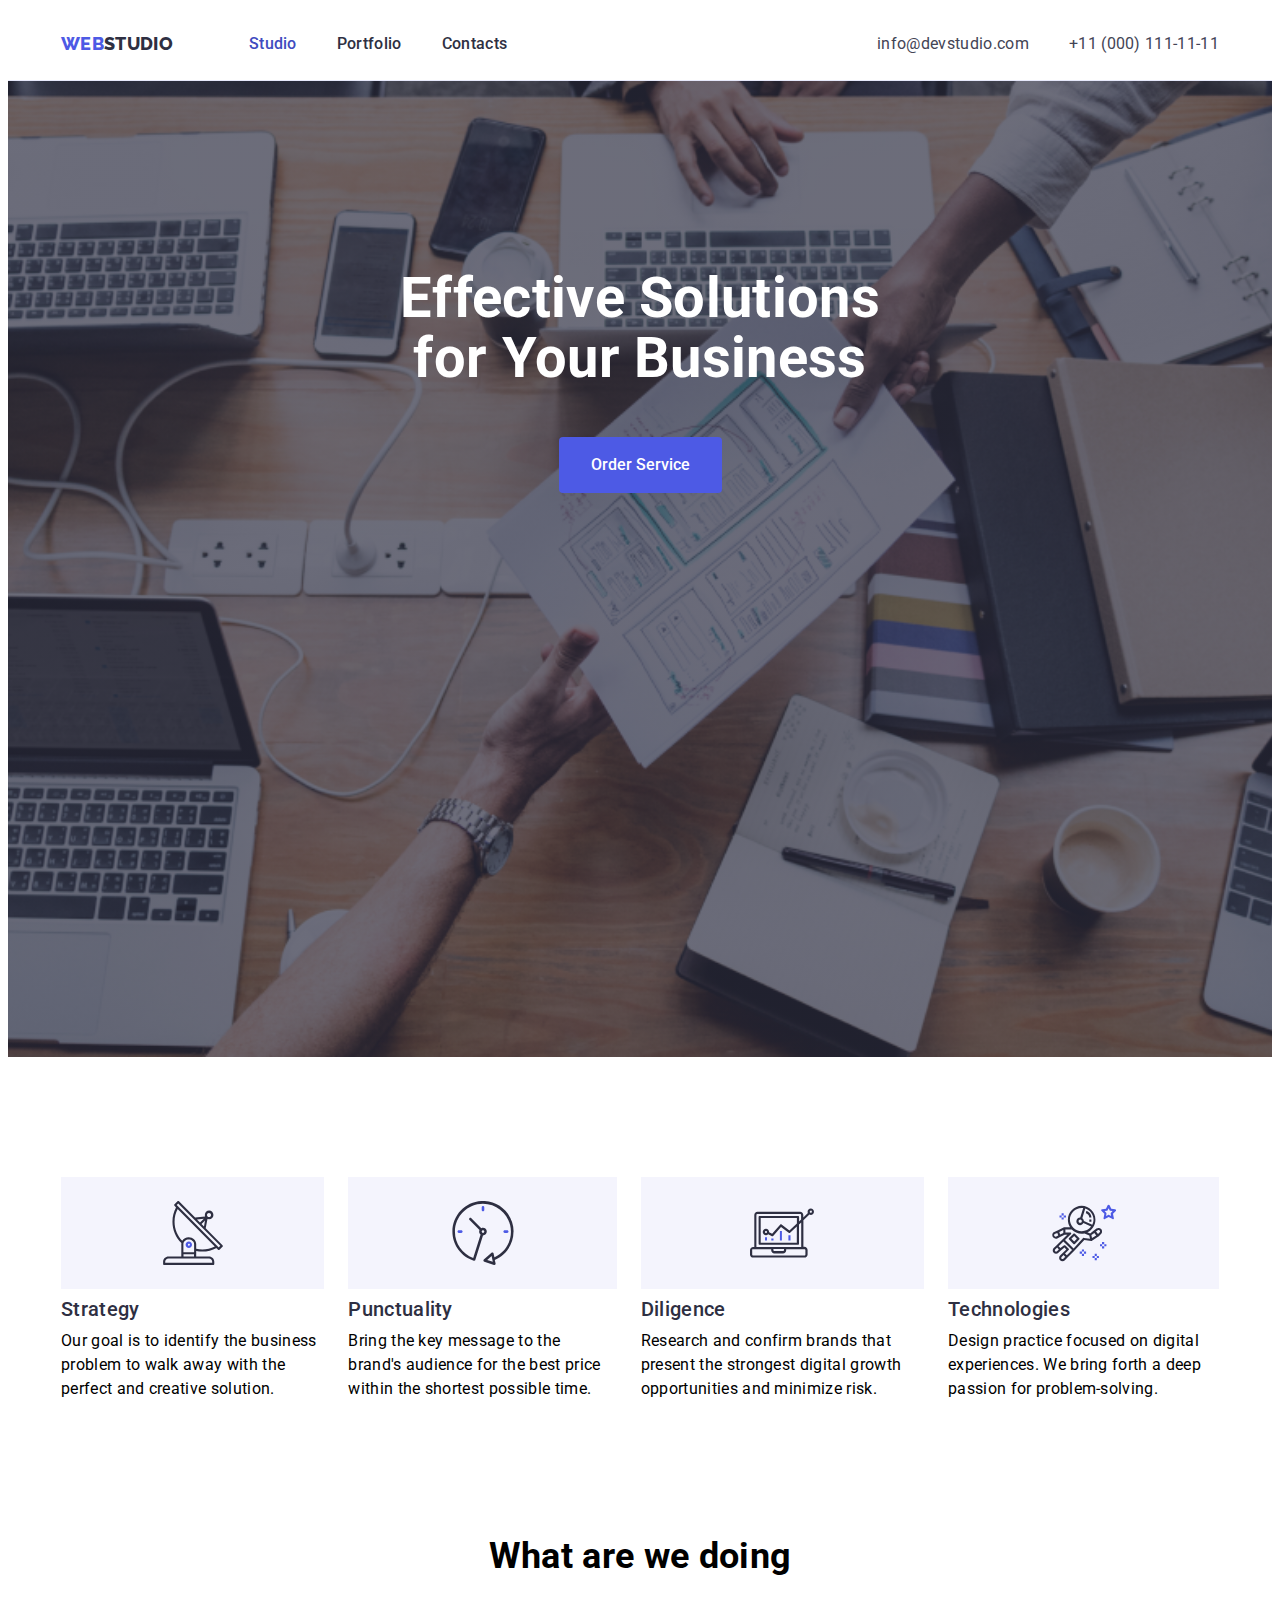
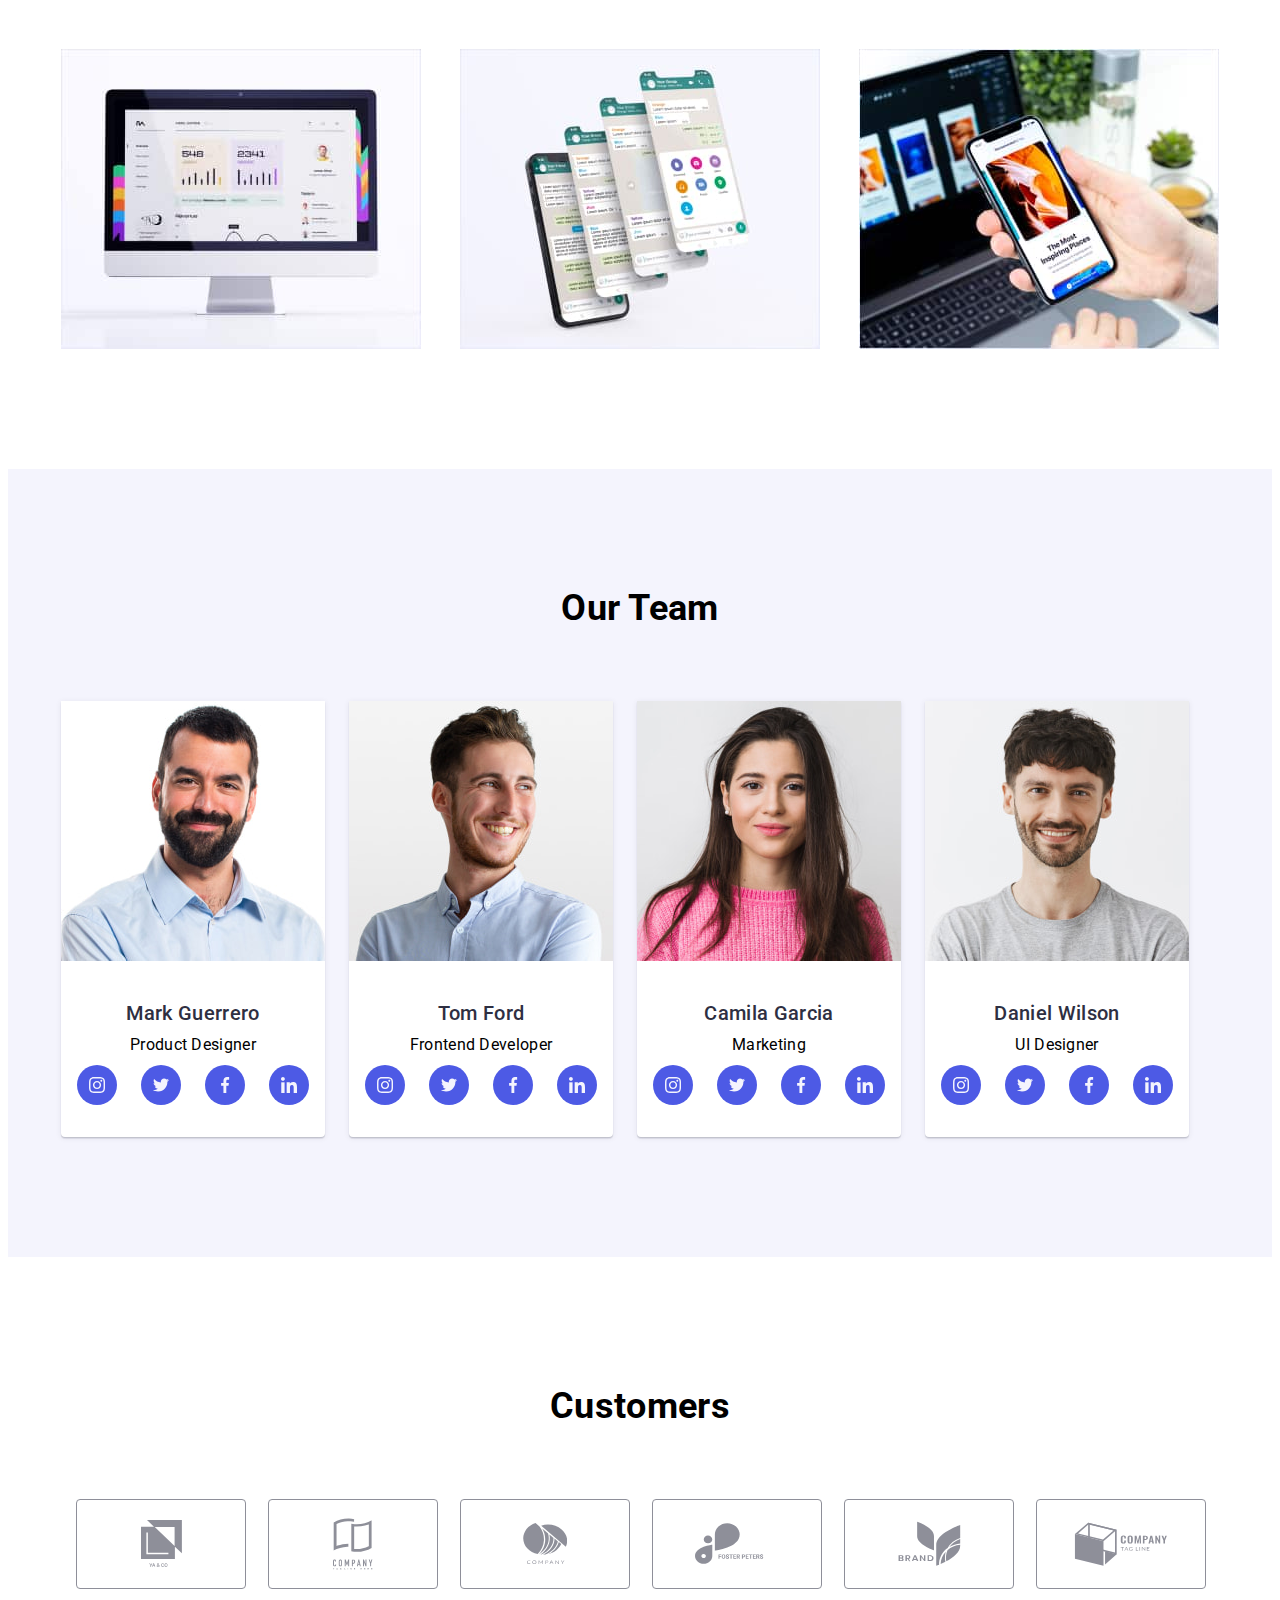
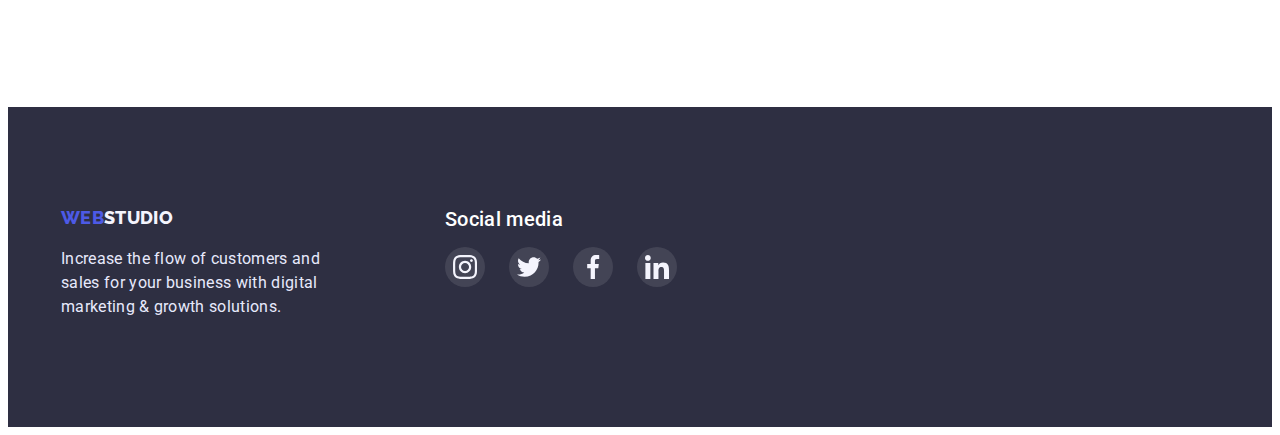
<file: index.html>
<!DOCTYPE html>
<html lang="en">
  <head>
    <meta charset="UTF-8" />
    <meta http-equiv="X-UA-Compatible" content="IE=edge" />
    <meta name="viewport" content="width=device-width, initial-scale=1.0" />
    <title>GOIT Homework 03</title>
    <link rel="preconnect" href="https://fonts.googleapis.com" />
    <link rel="preconnect" href="https://fonts.gstatic.com" crossorigin />
    <link
      href="https://fonts.googleapis.com/css2?family=Raleway:wght@800&family=Roboto:wght@400;500;700&display=swap"
      rel="stylesheet"
    />
    <link
      rel="stylesheet"
      href="https://cdnjs.cloudflare.com/ajax/libs/modern-normalize/1.1.0/modern-normalize.min.css"
      integrity="sha512-wpPYUAdjBVSE4KJnH1VR1HeZfpl1ub8YT/NKx4PuQ5NmX2tKuGu6U/JRp5y+Y8XG2tV+wKQpNHVUX03MfMFn9Q=="
      crossorigin="anonymous"
      referrerpolicy="no-referrer"
    />
    <link rel="stylesheet" href="./css/styles.css" />
  </head>

  <body>
    <!--Шапка-->
    <header class="page-header">
      <div class="container">
        <nav class="site-nav">
          <a class="logo" href="./index.html">
            <span class="logo-accent">Web</span>Studio</a
          >
          <ul class="site-nav list">
            <li class="item">
              <a class="link current" href="./index.html">Studio</a>
            </li>
            <li class="item">
              <a class="link" href="./portofolio.html">Portfolio</a>
            </li>
            <li class="item"><a class="link" href="">Contacts</a></li>
          </ul>
        </nav>

        <address>
          <ul class="auth-nav list">
            <li class="item">
              <a class="link" href="mailto:info@devstudio.com"
                >info@devstudio.com</a
              >
            </li>
            <li class="item">
              <a class="link" href="tel:+110001111111">+11 (000) 111-11-11</a>
            </li>
          </ul>
        </address>
      </div>
    </header>

    <main>
      <!--Hero-->
      <section class="hero-section">
        <h1 class="title">Effective Solutions for Your Business</h1>
        <button class="order-button" type="button">Order Service</button>
      </section>

      <!--Features-->
      <section class="features-section">
        <div class="container">
          <h2 class="title" hidden>Features</h2>

          <ul class="features-list list">
            <li class="features-item">
              <div class="features-box">
                <svg class="features-icon" width="64" height="64">
                  <use href="./images/icons.svg#icon-antenna"></use>
                </svg>
              </div>
              <h3 class="subtitle">Strategy</h3>
              <p class="text">
                Our goal is to identify the business problem to walk away with
                the perfect and creative solution.
              </p>
            </li>
            <li class="features-item">
              <div class="features-box">
                <svg class="features-icon" width="64" height="64">
                  <use href="./images/icons.svg#icon-clock"></use>
                </svg>
              </div>
              <h3 class="subtitle">Punctuality</h3>
              <p>
                Bring the key message to the brand's audience for the best price
                within the shortest possible time.
              </p>
            </li>
            <li class="features-item">
              <div class="features-box">
                <svg class="features-icon" width="64" height="64">
                  <use href="./images/icons.svg#icon-diagram"></use>
                </svg>
              </div>
              <h3 class="subtitle">Diligence</h3>
              <p class="text">
                Research and confirm brands that present the strongest digital
                growth opportunities and minimize risk.
              </p>
            </li>
            <li class="features-item">
              <div class="features-box">
                <svg class="features-icon" width="64" height="64">
                  <use href="./images/icons.svg#icon-astronaut"></use>
                </svg>
              </div>
              <h3 class="subtitle">Technologies</h3>
              <p class="text">
                Design practice focused on digital experiences. We bring forth a
                deep passion for problem-solving.
              </p>
            </li>
          </ul>
        </div>
      </section>

      <!--What are we doing-->
      <section class="work-list-section">
        <div class="container">
          <h2 class="title">What are we doing</h2>

          <ul class="work-list list">
            <li class="item">
              <img
                class="image"
                src="./images/dekstop.jpg"
                alt="Monitor"
                width="360"
              />
            </li>
            <li class="item">
              <img
                class="image"
                src="./images/api.jpg"
                alt="Phones"
                width="360"
              />
            </li>
            <li class="item">
              <img
                class="image"
                src="./images/design.jpg"
                alt="Synchronization"
                width="360"
              />
            </li>
          </ul>
        </div>
      </section>

      <!--Our Team-->
      <section class="our-team-section">
        <div class="container">
          <h2 class="title">Our Team</h2>

          <ul class="team-list list">
            <li class="team-card">
              <img
                class="image"
                src="./images/photo-mark-guerrero.jpg"
                alt="photo-mark-guerrero"
                width="264"
              />
              <div class="card-label">
                <h3 class="subtitle">Mark Guerrero</h3>
                <p class="text">Product Designer</p>
                <ul class="social-list list">
                  <li class="social-item">
                    <a class="social-link" href="">
                      <svg class="social-icon">
                        <use href="./images/icons.svg#icon-instagram"></use>
                      </svg>
                    </a>
                  </li>
                  <li class="social-item">
                    <a class="social-link" href="">
                      <svg class="social-icon">
                        <use href="./images/icons.svg#icon-twitter"></use>
                      </svg>
                    </a>
                  </li>
                  <li class="social-item">
                    <a class="social-link" href="">
                      <svg class="social-icon">
                        <use href="./images/icons.svg#icon-facebook"></use>
                      </svg>
                    </a>
                  </li>
                  <li class="social-item">
                    <a class="social-link" href="">
                      <svg class="social-icon">
                        <use href="./images/icons.svg#icon-linkedin"></use>
                      </svg>
                    </a>
                  </li>
                </ul>
              </div>
            </li>
            <li class="team-card">
              <img
                class="image"
                src="./images/photo-tom-ford.jpg"
                alt="photo-tom-ford"
                width="264"
              />
              <div class="card-label">
                <h3 class="subtitle">Tom Ford</h3>
                <p class="text">Frontend Developer</p>
                <ul class="social-list list">
                  <li class="social-item">
                    <a class="social-link" href="">
                      <svg class="social-icon">
                        <use href="./images/icons.svg#icon-instagram"></use>
                      </svg>
                    </a>
                  </li>
                  <li class="social-item">
                    <a class="social-link" href="">
                      <svg class="social-icon">
                        <use href="./images/icons.svg#icon-twitter"></use>
                      </svg>
                    </a>
                  </li>
                  <li class="social-item">
                    <a class="social-link" href="">
                      <svg class="social-icon">
                        <use href="./images/icons.svg#icon-facebook"></use>
                      </svg>
                    </a>
                  </li>
                  <li class="social-item">
                    <a class="social-link" href="">
                      <svg class="social-icon">
                        <use href="./images/icons.svg#icon-linkedin"></use>
                      </svg>
                    </a>
                  </li>
                </ul>
              </div>
            </li>
            <li class="team-card">
              <img
                class="image"
                src="./images/photo-camila-garcia.jpg"
                alt="photo-camila-garcia"
                width="264"
              />
              <div class="card-label">
                <h3 class="subtitle">Camila Garcia</h3>
                <p class="text">Marketing</p>
                <ul class="social-list list">
                  <li class="social-item">
                    <a class="social-link" href="">
                      <svg class="social-icon">
                        <use href="./images/icons.svg#icon-instagram"></use>
                      </svg>
                    </a>
                  </li>
                  <li class="social-item">
                    <a class="social-link" href="">
                      <svg class="social-icon">
                        <use href="./images/icons.svg#icon-twitter"></use>
                      </svg>
                    </a>
                  </li>
                  <li class="social-item">
                    <a class="social-link" href="">
                      <svg class="social-icon">
                        <use href="./images/icons.svg#icon-facebook"></use>
                      </svg>
                    </a>
                  </li>
                  <li class="social-item">
                    <a class="social-link" href="">
                      <svg class="social-icon">
                        <use href="./images/icons.svg#icon-linkedin"></use>
                      </svg>
                    </a>
                  </li>
                </ul>
              </div>
            </li>
            <li class="team-card">
              <img
                class="image"
                src="./images/photo-daniel-wilson.jpg"
                alt="photo-daniel-wilson"
                width="264"
              />
              <div class="card-label">
                <h3 class="subtitle">Daniel Wilson</h3>
                <p class="text">UI Designer</p>
                <ul class="social-list list">
                  <li class="social-item">
                    <a class="social-link" href="">
                      <svg class="social-icon">
                        <use href="./images/icons.svg#icon-instagram"></use>
                      </svg>
                    </a>
                  </li>
                  <li class="social-item">
                    <a class="social-link" href="">
                      <svg class="social-icon">
                        <use href="./images/icons.svg#icon-twitter"></use>
                      </svg>
                    </a>
                  </li>
                  <li class="social-item">
                    <a class="social-link" href="">
                      <svg class="social-icon">
                        <use href="./images/icons.svg#icon-facebook"></use>
                      </svg>
                    </a>
                  </li>
                  <li class="social-item">
                    <a class="social-link" href="">
                      <svg class="social-icon">
                        <use href="./images/icons.svg#icon-linkedin"></use>
                      </svg>
                    </a>
                  </li>
                </ul>
              </div>
            </li>
          </ul>
        </div>
      </section>

      <!--Customers-->
      <section class="customers-section">
        <div class="container">
          <h2 class="title">Customers</h2>

          <ul class="customers-list list">
            <li class="customers-item">
              <a class="customers-link" href="">
                <svg class="customers-icon" width="41" height="47">
                  <use href="./images/icons.svg#icon-client-one"></use>
                </svg>
              </a>
            </li>
            <li class="customers-item">
              <a class="customers-link" href="">
                <svg class="customers-icon" width="40" height="52">
                  <use href="./images/icons.svg#icon-client-two"></use>
                </svg>
              </a>
            </li>
            <li class="customers-item">
              <a class="customers-link" href="">
                <svg class="customers-icon" width="44" height="41">
                  <use href="./images/icons.svg#icon-client-three"></use>
                </svg>
              </a>
            </li>
            <li class="customers-item">
              <a class="customers-link" href="">
                <svg class="customers-icon" width="84" height="41">
                  <use href="./images/icons.svg#icon-client-four"></use>
                </svg>
              </a>
            </li>
            <li class="customers-item">
              <a class="customers-link" href="">
                <svg class="customers-icon" width="63" height="45">
                  <use href="./images/icons.svg#icon-client-five"></use>
                </svg>
              </a>
            </li>
            <li class="customers-item">
              <a class="customers-link" href="">
                <svg class="customers-icon" width="94" height="44">
                  <use href="./images/icons.svg#icon-client-six"></use>
                </svg>
              </a>
            </li>
          </ul>
        </div>
      </section>
    </main>

    <!--Footer-->
    <footer class="footer">
      <div class="container">
        <div class="studio">
          <a class="logo" href="./index.html">
            <span class="logo-accent">Web</span>Studio</a
          >
          <p class="text">
            Increase the flow of customers and sales for your business with
            digital marketing & growth solutions.
          </p>
        </div>

        <div class="social-media">
          <h3 class="social-media subtitle">Social media</h3>
          <ul class="social-list list">
            <li class="social-item">
              <a class="social-link inverted" href="">
                <svg class="social-icon">
                  <use href="./images/icons.svg#icon-instagram"></use>
                </svg>
              </a>
            </li>
            <li class="social-item">
              <a class="social-link inverted" href="">
                <svg class="social-icon">
                  <use href="./images/icons.svg#icon-twitter"></use>
                </svg>
              </a>
            </li>
            <li class="social-item">
              <a class="social-link inverted" href="">
                <svg class="social-icon">
                  <use href="./images/icons.svg#icon-facebook"></use>
                </svg>
              </a>
            </li>
            <li class="social-item">
              <a class="social-link inverted" href="">
                <svg class="social-icon">
                  <use href="./images/icons.svg#icon-linkedin"></use>
                </svg>
              </a>
            </li>
          </ul>
        </div>
      </div>
    </footer>
  </body>
</html>
</file>
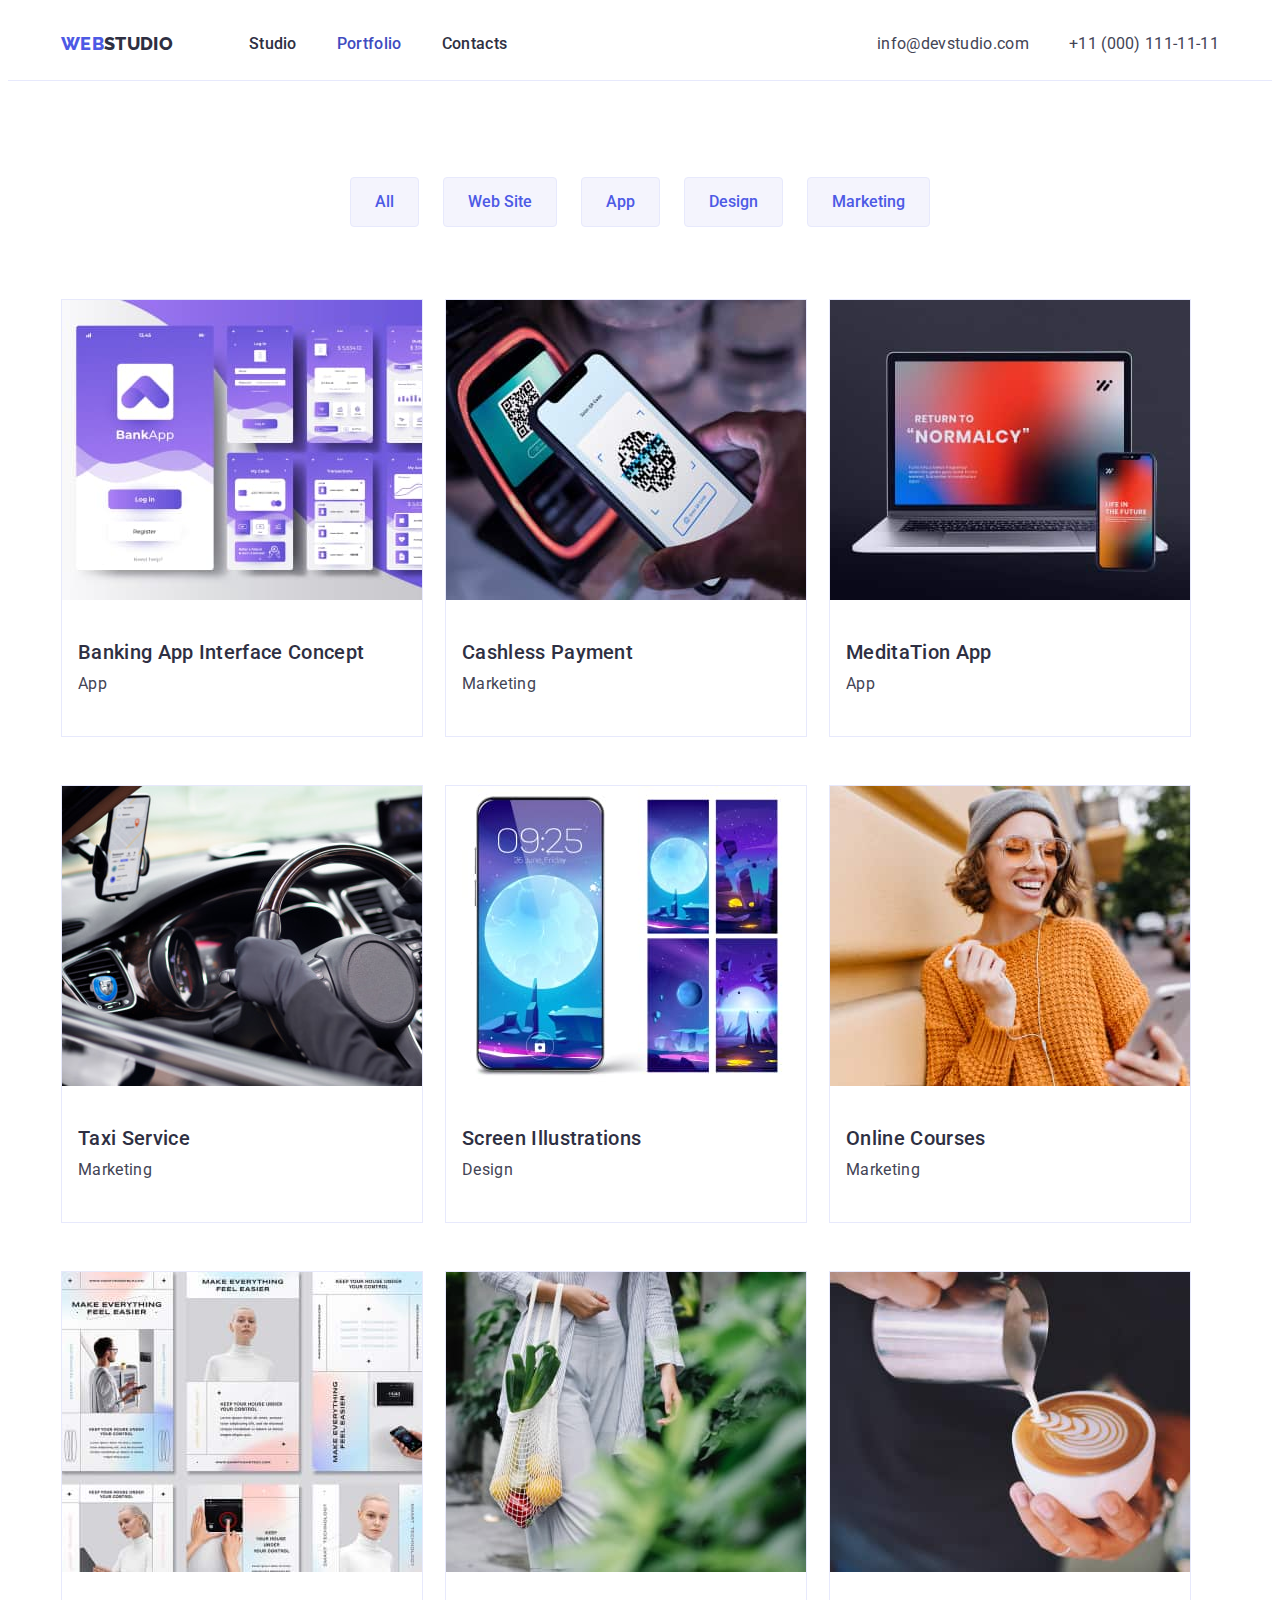
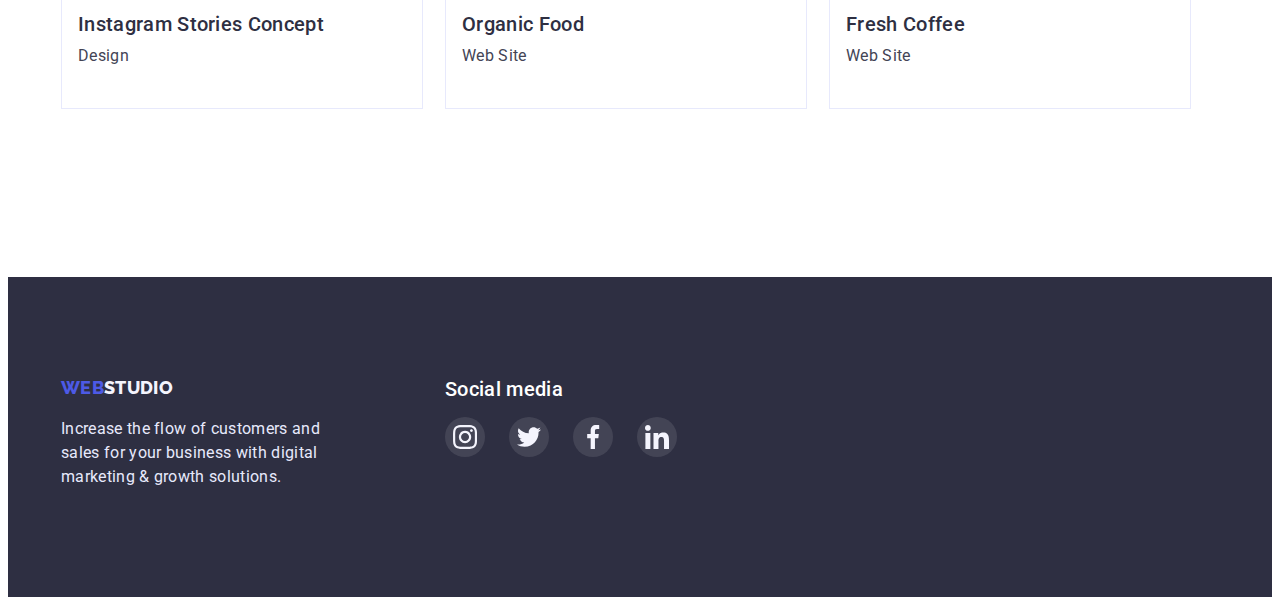
<file: portofolio.html>
<!DOCTYPE html>
<html lang="en">
  <head>
    <meta charset="UTF-8" />
    <meta http-equiv="X-UA-Compatible" content="IE=edge" />
    <meta name="viewport" content="width=device-width, initial-scale=1.0" />
    <title>Portfolio</title>
    <link rel="preconnect" href="https://fonts.googleapis.com" />
    <link rel="preconnect" href="https://fonts.gstatic.com" crossorigin />
    <link
      href="https://fonts.googleapis.com/css2?family=Raleway:wght@800&family=Roboto:wght@400;500;700&display=swap"
      rel="stylesheet"
    />
    <link
      rel="stylesheet"
      href="https://cdnjs.cloudflare.com/ajax/libs/modern-normalize/1.1.0/modern-normalize.min.css"
      integrity="sha512-wpPYUAdjBVSE4KJnH1VR1HeZfpl1ub8YT/NKx4PuQ5NmX2tKuGu6U/JRp5y+Y8XG2tV+wKQpNHVUX03MfMFn9Q=="
      crossorigin="anonymous"
      referrerpolicy="no-referrer"
    />
    <link rel="stylesheet" href="./css/styles.css" />
  </head>

  <body>
    <!--Шапка-->
    <header class="page-header">
      <div class="container">
        <nav class="site-nav">
          <a class="logo" href="./index.html">
            <span class="logo-accent">Web</span>Studio</a
          >
          <ul class="site-nav list">
            <li class="item">
              <a class="link" href="./index.html">Studio</a>
            </li>
            <li class="item">
              <a class="link current" href="./portofolio.html">Portfolio</a>
            </li>
            <li class="item"><a class="link" href="">Contacts</a></li>
          </ul>
        </nav>

        <address>
          <ul class="auth-nav list">
            <li class="item">
              <a class="link" href="mailto:info@devstudio.com"
                >info@devstudio.com</a
              >
            </li>
            <li class="item">
              <a class="link" href="tel:+110001111111">+11 (000) 111-11-11</a>
            </li>
          </ul>
        </address>
      </div>
    </header>

    <main>
      <section class="portfolio">
        <div class="container">
          <ul class="filters list">
            <li class="item">
              <button class="button" type="button">All</button>
            </li>
            <li class="item">
              <button class="button" type="button">Web Site</button>
            </li>
            <li class="item">
              <button class="button" type="button">App</button>
            </li>
            <li class="item">
              <button class="button" type="button">Design</button>
            </li>
            <li class="item">
              <button class="button" type="button">Marketing</button>
            </li>
          </ul>

          <ul class="portfolio-list list">
            <li class="portfolio-item">
              <a class="portfolio-link" href="">
                <img
                  class="image"
                  src="./images/banking-app.jpg"
                  alt="Banking App Interface"
                  width="360"
                />
                <div class="card-label">
                  <h3 class="subtitle">Banking App Interface Concept</h3>
                  <p class="text">App</p>
                </div>
              </a>
            </li>
            <li class="portfolio-item">
              <a class="portfolio-link" href="">
                <img
                  class="image"
                  src="./images/cashless-payment.jpg"
                  alt="Cashless Payment with QR code"
                  width="360"
                />
                <div class="card-label">
                  <h3 class="subtitle">Cashless Payment</h3>
                  <p class="text">Marketing</p>
                </div>
              </a>
            </li>
            <li class="portfolio-item">
              <a class="portfolio-link" href="">
                <img
                  class="image"
                  src="./images/meditation-app.jpg"
                  alt="Notebook and mobile phone"
                  width="360"
                />
                <div class="card-label">
                  <h3 class="subtitle">MeditaTion App</h3>
                  <p class="text">App</p>
                </div>
              </a>
            </li>
            <li class="portfolio-item">
              <a class="portfolio-link" href="">
                <img
                  class="image"
                  src="./images/taxi-service.jpg"
                  alt="Driver behind wheel"
                  width="360"
                />
                <div class="card-label">
                  <h3 class="subtitle">Taxi Service</h3>
                  <p class="text">Marketing</p>
                </div>
              </a>
            </li>
            <li class="portfolio-item">
              <a class="portfolio-link" href="">
                <img
                  class="image"
                  src="./images/screen-illustrations.jpg"
                  alt="Variants of screen ilustration with moon"
                  width="360"
                />
                <div class="card-label">
                  <h3 class="subtitle">Screen Illustrations</h3>
                  <p class="text">Design</p>
                </div>
              </a>
            </li>
            <li class="portfolio-item">
              <a class="portfolio-link" href="">
                <img
                  class="image"
                  src="./images/online-courses.jpg"
                  alt="Girl listens sth on the phone"
                  width="360"
                />
                <div class="card-label">
                  <h3 class="subtitle">Online Courses</h3>
                  <p class="text">Marketing</p>
                </div>
              </a>
            </li>
            <li class="portfolio-item">
              <a class="portfolio-link" href="">
                <img
                  class="image"
                  src="./images/instagram-stories-concept.jpg"
                  alt="Some photos from instagram"
                  width="360"
                />
                <div class="card-label">
                  <h3 class="subtitle">Instagram Stories Concept</h3>
                  <p class="text">Design</p>
                </div>
              </a>
            </li>
            <li class="portfolio-item">
              <a class="portfolio-link" href="">
                <img
                  class="image"
                  src="./images/organic-food.jpg"
                  alt="Vegetables in bag"
                  width="360"
                />
                <div class="card-label">
                  <h3 class="subtitle">Organic Food</h3>
                  <p class="text">Web Site</p>
                </div>
              </a>
            </li>
            <li class="portfolio-item">
              <a class="portfolio-link" href="">
                <img
                  class="image"
                  src="./images/fresh-coffee.jpg"
                  alt="Cap of coffee"
                  width="360"
                />
                <div class="card-label">
                  <h3 class="subtitle">Fresh Coffee</h3>
                  <p class="text">Web Site</p>
                </div>
              </a>
            </li>
          </ul>
        </div>
      </section>
    </main>

    <!--Footer-->
    <footer class="footer">
      <div class="container">
        <div class="studio">
          <a class="logo" href="./index.html">
            <span class="logo-accent">Web</span>Studio</a
          >
          <p class="text">
            Increase the flow of customers and sales for your business with
            digital marketing & growth solutions.
          </p>
        </div>

        <div class="social-media">
          <h3 class="social-media subtitle">Social media</h3>
          <ul class="social-list list">
            <li class="social-item">
              <a class="social-link inverted" href="">
                <svg class="social-icon">
                  <use href="./images/icons.svg#icon-instagram"></use>
                </svg>
              </a>
            </li>
            <li class="social-item">
              <a class="social-link inverted" href="">
                <svg class="social-icon">
                  <use href="./images/icons.svg#icon-twitter"></use>
                </svg>
              </a>
            </li>
            <li class="social-item">
              <a class="social-link inverted" href="">
                <svg class="social-icon">
                  <use href="./images/icons.svg#icon-facebook"></use>
                </svg>
              </a>
            </li>
            <li class="social-item">
              <a class="social-link inverted" href="">
                <svg class="social-icon">
                  <use href="./images/icons.svg#icon-linkedin"></use>
                </svg>
              </a>
            </li>
          </ul>
        </div>
      </div>
    </footer>
  </body>
</html>
</file>
<file: css/styles.css>
:root {
  /*Fonts*/
  --text-color-primary: #434455; /*slate*/
  --text-color-secondary: #e7e9fc; /*cornflower*/
  --title-color-primary: #2e2f42; /*navy blue*/
  --title-color-inverted: #ffffff; /*white*/
  --logo-color-dark: #2e2f42; /*navy blue*/
  --logo-color-light: #f4f4fd; /*cloud*/
  --logo-color-accent: #4d5ae5; /*Iris*/
  --text-color-hover: #404bbf; /*ocean*/
  /*Backgrounds*/
  --bg-color-main: #ffffff; /*white*/
  --bg-color-light-primary: #f4f4fd; /*cloud*/
  --bg-color-light-secondary: #e7e9fc; /*cornflower*/
  --bg-color-dark: #2e2f42; /*navy blue*/
  --bg-color-accent: #4d5ae5; /*Iris*/
  --bg-color-hover: #404bbf; /*ocean*/
  --bg-color-hover-footer: #31d0aa; /*green*/
  --bg-color-inactive: #8e8f99; /*light slate*/
}

body {
  color: var(--primary-text-color);
  font-family: "Roboto", sans-serif;
  font-weight: 400;
  font-size: 16px;
  line-height: 1.5;
  background-color: var(bg-color-main);
  letter-spacing: 0.02em;
}

p,
h1,
h2,
h3,
h4,
h5,
h6 {
  margin-top: 0;
}
.list {
  display: flex;
  list-style-type: none;
  margin: 0;
  padding: 0;
}

.container {
  width: 1158px;
  margin: 0 auto;
  padding-left: 15px;
  padding-right: 15px;
}

/*Header*/
.page-header {
  background-color: var(--bg-color-main);
  border-bottom: 1px solid var(--bg-color-light-secondary);
}

.page-header .container {
  display: flex;
  align-items: center;
  justify-content: space-between;
}

.logo {
  padding-top: 24px;
  padding-bottom: 24px;
  margin-right: 76px;

  font-family: "Raleway", sans-serif;
  color: var(--logo-color-dark);
  font-weight: 800;
  font-size: 18px;
  line-height: 1.33;
  text-transform: uppercase;
  text-decoration: none;
}
.logo-accent {
  color: var(--logo-color-accent);
}

.site-nav,
.auth-nav {
  display: flex;
}

.site-nav .item:not(:last-child),
.auth-nav .item:not(:last-child) {
  margin-right: 40px;
}

.site-nav .link {
  display: block;
  padding-top: 24px;
  padding-bottom: 24px;

  color: var(--title-color-primary);
  font-weight: 500;
  font-size: 16px;
  line-height: 1.5;
  text-decoration: none;
}
.site-nav .link:focus,
.site-nav .link:hover {
  color: var(--text-color-hover);
  text-decoration-line: underline;
  text-underline-offset: 24px;
}

.site-nav .link.current {
  color: var(--text-color-hover);
}
.auth-nav .link {
  display: block;
  padding-top: 24px;
  padding-bottom: 24px;

  color: var(--text-color-primary);
  font-style: normal;
  text-decoration: none;
}
.auth-nav .link:focus,
.auth-nav .link:hover {
  color: var(--text-color-hover);
}

/*Hero*/
.hero-section {
  max-width: 1440px;
  height: 600px;
  margin-right: auto;
  margin-left: auto;
  padding-top: 188px;
  padding-bottom: 188px;
  text-align: center;
  background-color: var(--bg-color-dark);
  background-image: linear-gradient(
      rgba(46, 47, 66, 0.7),
      rgba(46, 47, 66, 0.7)
    ),
    url(../images/people-office.jpg);
  background-size: cover;
  background-position: center;
}

.hero-section .title {
  margin-left: auto;
  margin-right: auto;
  margin-bottom: 48px;
  width: 496px;

  color: var(--title-color-inverted);
  font-size: 56px;
  line-height: 1.07;
}
.order-button {
  padding: 16px 32px;

  background-color: var(--bg-color-accent);
  color: var(--title-color-inverted);
  border: none;
  border-radius: 4px;
  font-family: inherit;
  font-weight: 500;
  font-size: 16px;
  line-height: 1.5;
}

.order-button:hover,
.order-button:focus {
  cursor: pointer;
}

/*Features*/
.features-section {
  padding-top: 120px;
  padding-bottom: 120px;
}
.title {
  margin-bottom: 72px;
  color: var(--primary-title-color);
  font-size: 36px;
  line-height: 1.11;
}
.features-list {
  display: flex;
  gap: 24px;
}

.features-box {
  display: flex;
  justify-content: center;
  align-items: center;
  height: 112px;
  background-color: var(--bg-color-light-primary);
}

.subtitle {
  margin-top: 8px;
  margin-bottom: 8px;
  color: var(--title-color-primary);
  font-weight: 500;
  font-size: 20px;
  line-height: 1.2;
}
.text {
  margin-bottom: 8px;
}
.work-list-section {
  padding-bottom: 120px;

  text-align: center;
}
.work-list {
  display: flex;
  justify-content: space-between;
  padding-bottom: 0;
}

.image {
  display: block;
}

/*Our team*/
.our-team-section {
  text-align: center;
  padding-top: 120px;
  padding-bottom: 120px;
  background-color: var(--bg-color-light-primary);
}

.team-list {
  display: flex;
}

.team-card {
  margin-right: 24px;
  background-color: var(--bg-color-main);
  box-shadow: 0px 1px 6px rgba(46, 47, 66, 0.08),
    0px 1px 1px rgba(46, 47, 66, 0.16), 0px 2px 1px rgba(46, 47, 66, 0.08);
  border-radius: 0px 0px 4px 4px;
}

.team-card:last-child {
  margin-right: 0;
}

.card-label {
  padding: 32px 16px;
}

.social-list {
  display: flex;
  justify-content: center;
  gap: 24px;
}

.social-item {
  width: 40px;
  height: 40px;
}

.social-link {
  display: flex;
  justify-content: center;
  align-items: center;
  width: 100%;
  height: 100%;
  background-color: var(--bg-color-accent);
  border-radius: 50%;
  fill: var(--bg-color-light-primary);
}

.social-icon {
  width: 16px;
  height: 16px;
  /* fill: currentColor; */
}
.social-link:hover,
.social-link:focus {
  background-color: var(--bg-color-hover);
}

/*Customers*/
.customers-section {
  padding-top: 130px;
  padding-bottom: 120px;
  text-align: center;
}

.customers-list {
  display: flex;
  justify-content: center;
  gap: 24px;
}

.customers-item {
  width: 168px;
  height: 88px;
}
.customers-link {
  display: flex;
  justify-content: center;
  align-items: center;
  width: 100%;
  height: 100%;

  background-color: var(--bg-color-light-main);
  border: 1px solid var(--bg-color-inactive);
  border-radius: 4px;
  fill: var(--bg-color-inactive);
}

.customers-link:hover,
.customers-link:focus {
  fill: var(--bg-color-hover);
  border-color: var(--bg-color-hover);
}

/*Footer*/
.footer {
  background-color: var(--bg-color-dark);
  padding-top: 100px;
  padding-bottom: 100px;
}
.footer .container {
  display: flex;
}

.footer .logo {
  padding: 0 0;
  margin-right: 0;
  margin-bottom: 16px;

  font-family: "Raleway", sans-serif;
  color: var(--logo-color-light);
  font-weight: 800;
  font-size: 18px;
  line-height: 1.17;
  text-transform: uppercase;
}
.footer .text {
  padding-top: 16px;
  width: 264px;
  color: var(--text-color-secondary);
}

.studio {
  display: block;
  margin-right: 120px;
}

.social-media {
  display: block;
}

.social-media .subtitle {
  color: var(--title-color-inverted);
  margin-top: 0;
  margin-bottom: 16px;
}

.social-link.inverted {
  background-color: rgba(255, 255, 255, 0.1);
  fill: var(--logo-color-light);
}

.social-media .social-icon {
  width: 24px;
  height: 24px;
}

.social-link.inverted:hover,
.social-link.inverted:focus {
  background-color: var(--bg-color-hover-footer);
}

/*PORTFOLIO*/
.portfolio {
  padding-top: 96px;
  padding-bottom: 120px;
}

.filters {
  display: flex;
  justify-content: center;
  margin-bottom: 72px;
}

.filters .item:not(:last-child) {
  margin-right: 24px;
}

.filters .button {
  padding: 12px 24px;
  background-color: var(--bg-color-light-primary);
  border: 1px solid var(--bg-color-light-secondary);
  border-radius: 4px;
  color: var(--logo-color-accent);
  font-family: inherit;
  font-weight: 500;
  font-size: 16px;
  line-height: 1.5;
}
.filters .button:focus,
.filters .button:hover {
  background-color: var(--bg-color-hover);
  border-color: var(--bg-color-hover);
  box-shadow: 0px 3px 1px rgba(0, 0, 0, 0.1), 0px 2px 1px rgba(0, 0, 0, 0.08),
    0px 2px 2px rgba(0, 0, 0, 0.12);
  border-radius: 4px;
  color: var(--title-color-inverted);
  cursor: pointer;
}

.portfolio-list {
  display: flex;
  flex-wrap: wrap;
}

.portfolio-item {
  width: 360px;
  margin-right: 24px;
  margin-bottom: 48px;
}

.portfolio-item:nth-child(3n) {
  margin-right: 0;
}

.portfolio-link {
  display: block;
  width: 100%;
  border: 1px solid var(--bg-color-light-secondary);
  text-decoration: none;
}

.portfolio-item .image {
  border-color: transparent;
}

.portfolio-item .card-label {
  color: var(--text-color-primary);
}

.portfolio-link:hover {
  box-shadow: 0px 1px 6px rgba(46, 47, 66, 0.08),
    0px 1px 1px rgba(46, 47, 66, 0.16), 0px 2px 1px rgba(46, 47, 66, 0.08);
}
</file>
